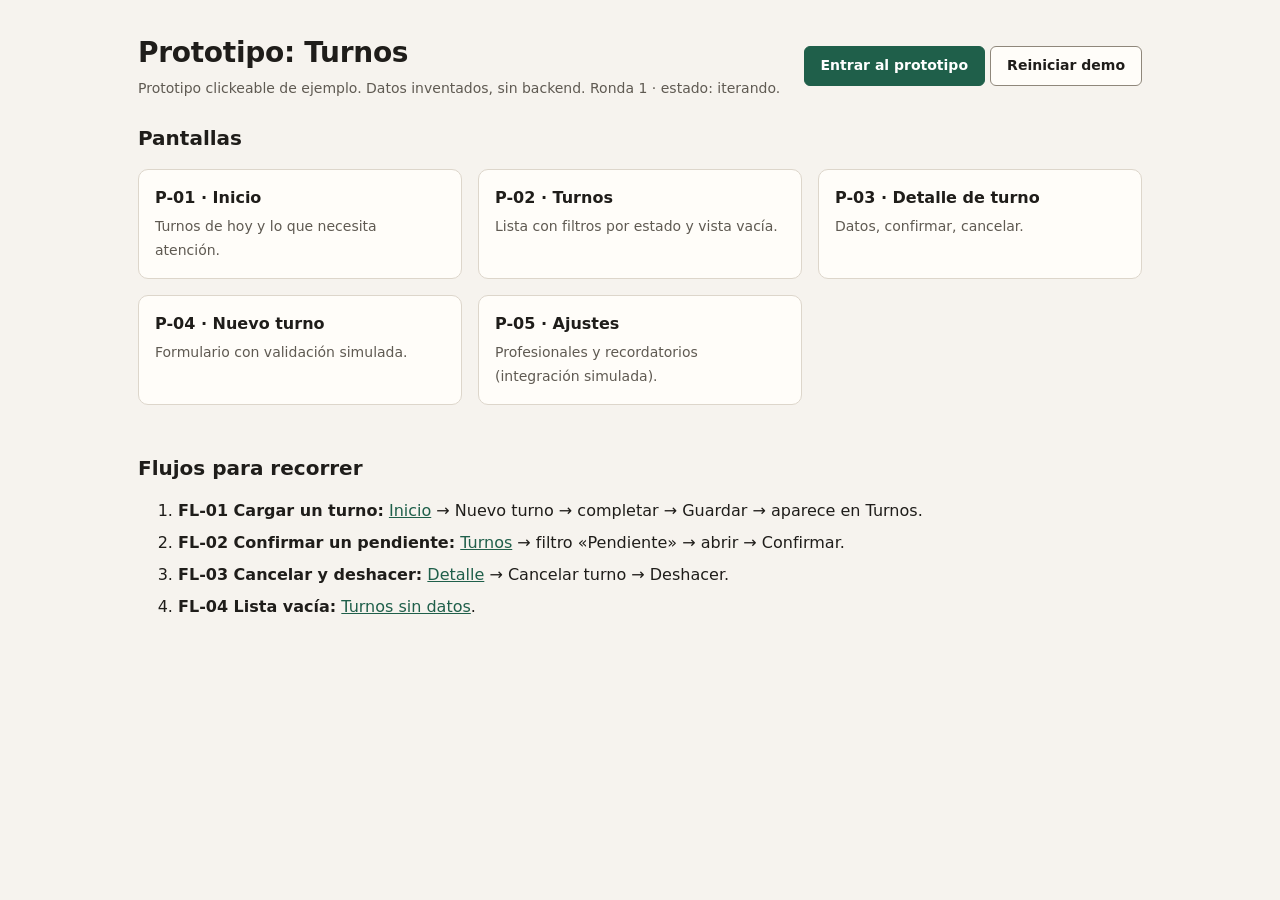
<file: templates/prototipo/index.html>
<!doctype html>
<html lang="es">
<head>
<meta charset="utf-8">
<meta name="viewport" content="width=device-width, initial-scale=1">
<title>Mapa de pantallas — Prototipo</title>
<link rel="stylesheet" href="tokens.css">
<link rel="stylesheet" href="app.css">
<style>
  main { margin: 0 auto; max-width: 1100px; }
  .mapa { display: grid; grid-template-columns: repeat(auto-fill, minmax(240px, 1fr)); gap: var(--s4); padding: 0; list-style: none; }
  .mapa a { display: block; padding: var(--s4); background: var(--surface); border: 1px solid var(--line); border-radius: var(--radius); text-decoration: none; height: 100%; }
  .mapa a:hover { border-color: var(--accent); }
  .mapa b { display: block; margin-bottom: var(--s1); }
  .mapa span { color: var(--muted); font-size: var(--text-sm); }
  .flujos li { margin-bottom: var(--s2); }
  .flujos a { color: var(--accent); }
  section { margin-bottom: var(--s7); }
</style>
</head>
<body>
<main>
  <div class="cabecera">
    <div>
      <h1>Prototipo: Turnos</h1>
      <p class="sub">Prototipo clickeable de ejemplo. Datos inventados, sin backend. Ronda 1 · estado: iterando.</p>
    </div>
    <div>
      <a class="btn primario" href="pantallas/inicio.html">Entrar al prototipo</a>
      <button class="btn" data-reiniciar>Reiniciar demo</button>
    </div>
  </div>

  <section>
    <h2>Pantallas</h2>
    <ul class="mapa">
      <li><a href="pantallas/inicio.html"><b>P-01 · Inicio</b><span>Turnos de hoy y lo que necesita atención.</span></a></li>
      <li><a href="pantallas/turnos.html"><b>P-02 · Turnos</b><span>Lista con filtros por estado y vista vacía.</span></a></li>
      <li><a href="pantallas/turno.html?id=t2"><b>P-03 · Detalle de turno</b><span>Datos, confirmar, cancelar.</span></a></li>
      <li><a href="pantallas/nuevo-turno.html"><b>P-04 · Nuevo turno</b><span>Formulario con validación simulada.</span></a></li>
      <li><a href="pantallas/ajustes.html"><b>P-05 · Ajustes</b><span>Profesionales y recordatorios (integración simulada).</span></a></li>
    </ul>
  </section>

  <section>
    <h2>Flujos para recorrer</h2>
    <ol class="flujos">
      <li><b>FL-01 Cargar un turno:</b> <a href="pantallas/inicio.html">Inicio</a> → Nuevo turno → completar → Guardar → aparece en Turnos.</li>
      <li><b>FL-02 Confirmar un pendiente:</b> <a href="pantallas/turnos.html">Turnos</a> → filtro «Pendiente» → abrir → Confirmar.</li>
      <li><b>FL-03 Cancelar y deshacer:</b> <a href="pantallas/turno.html?id=t1">Detalle</a> → Cancelar turno → Deshacer.</li>
      <li><b>FL-04 Lista vacía:</b> <a href="pantallas/turnos.html?vacio=1">Turnos sin datos</a>.</li>
    </ol>
  </section>
</main>
<script src="datos.js"></script>
<script src="app.js"></script>
</body>
</html>
</file>
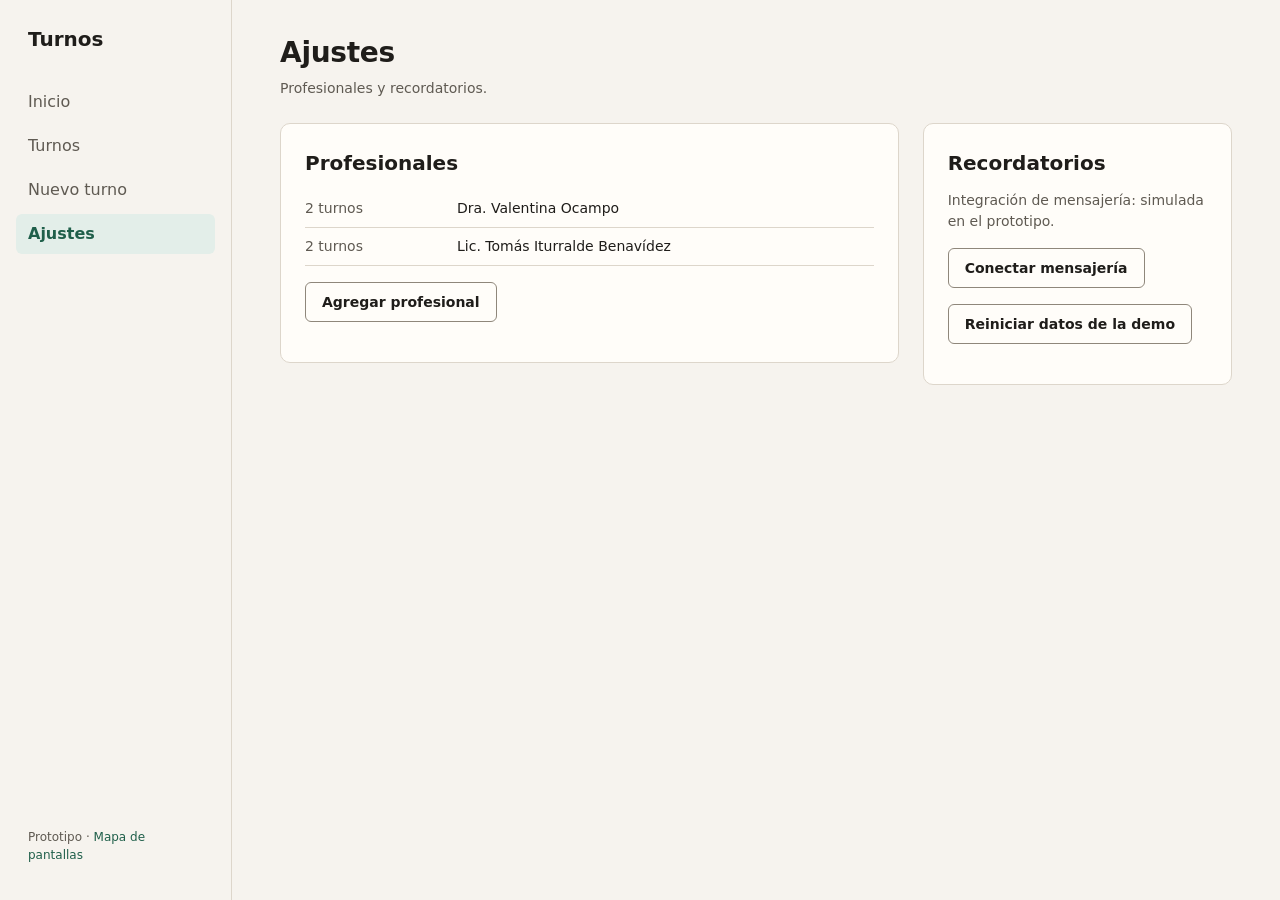
<file: templates/prototipo/pantallas/ajustes.html>
<!doctype html>
<html lang="es">
<head>
<meta charset="utf-8">
<meta name="viewport" content="width=device-width, initial-scale=1">
<title>Ajustes — Turnos (prototipo)</title>
<link rel="stylesheet" href="../tokens.css">
<link rel="stylesheet" href="../app.css">
</head>
<body>
<div class="shell">
  <nav class="nav" aria-label="Principal">
    <div class="marca">Turnos</div>
    <a href="inicio.html">Inicio</a>
    <a href="turnos.html">Turnos</a>
    <a href="nuevo-turno.html">Nuevo turno</a>
    <a href="ajustes.html" aria-current="page">Ajustes</a>
    <div class="pie">Prototipo · <a href="../index.html">Mapa de pantallas</a></div>
  </nav>
  <main>
    <div class="cabecera"><div><h1>Ajustes</h1><p class="sub">Profesionales y recordatorios.</p></div></div>
    <div class="grilla">
      <section class="hoja"><h2>Profesionales</h2><div id="profes"></div>
        <p><button class="btn" data-aviso="En la app real se abre un formulario para sumar un profesional con su agenda.">Agregar profesional</button></p></section>
      <section class="hoja"><h2>Recordatorios</h2>
        <p class="sub">Integración de mensajería: simulada en el prototipo.</p>
        <p><button class="btn" data-aviso="En la app real se conecta el servicio de mensajería elegido en la spec (sección 7).">Conectar mensajería</button></p>
        <p><button class="btn" data-reiniciar>Reiniciar datos de la demo</button></p></section>
    </div>
  </main>
</div>
<script src="../datos.js"></script>
<script src="../app.js"></script>
<script>
  document.getElementById("profes").innerHTML = Proto.datos.profesionales.map(function (p) {
    var n = Proto.datos.turnos.filter(function (t) { return t.profesional === p && t.estado !== "cancelado"; }).length;
    return '<div class="dato"><span>' + n + " turnos</span><span>" + Proto.esc(p) + "</span></div>";
  }).join("");
</script>
</body>
</html>
</file>
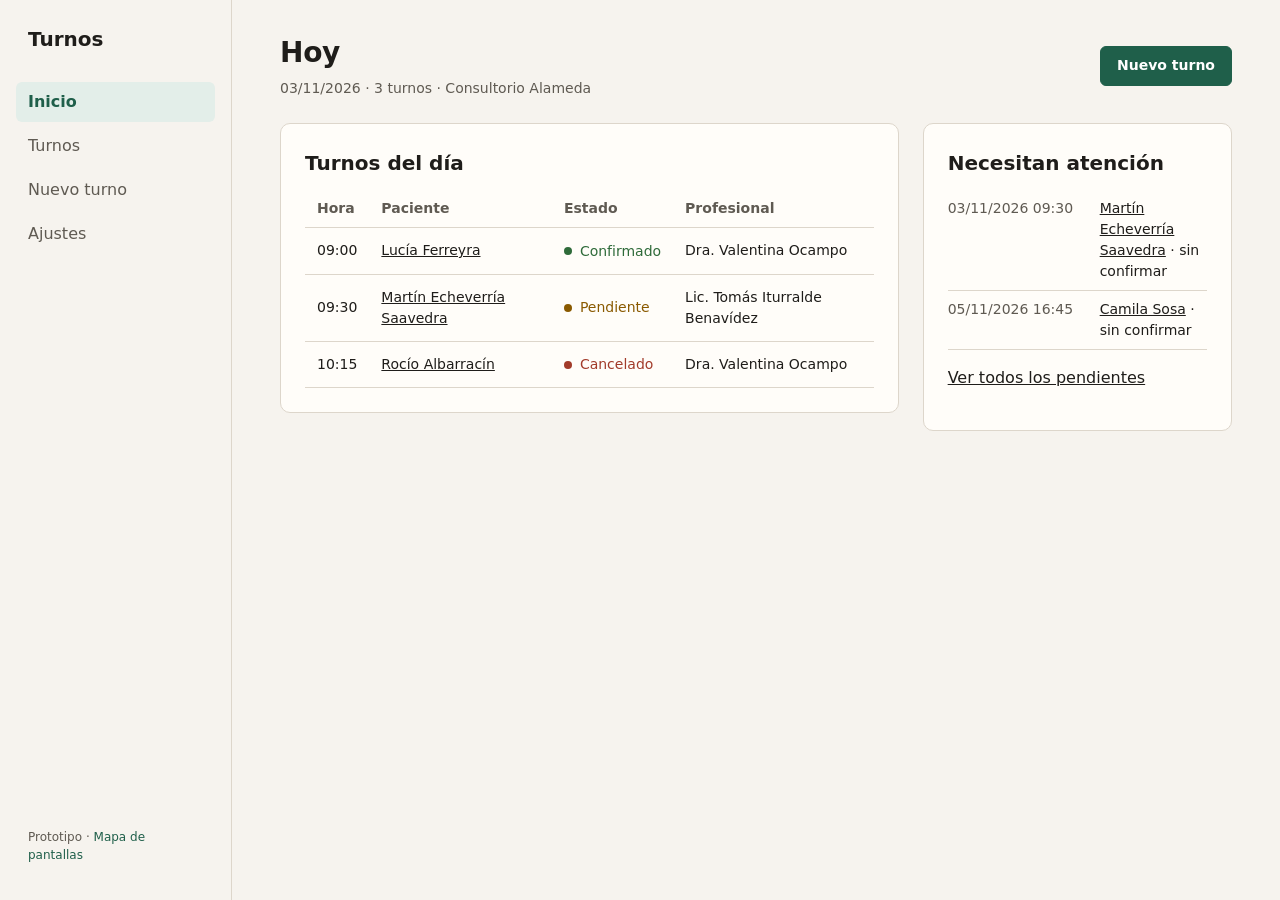
<file: templates/prototipo/pantallas/inicio.html>
<!doctype html>
<html lang="es">
<head>
<meta charset="utf-8">
<meta name="viewport" content="width=device-width, initial-scale=1">
<title>Inicio — Turnos (prototipo)</title>
<link rel="stylesheet" href="../tokens.css">
<link rel="stylesheet" href="../app.css">
</head>
<body>
<div class="shell">
  <nav class="nav" aria-label="Principal">
    <div class="marca">Turnos</div>
    <a href="inicio.html" aria-current="page">Inicio</a>
    <a href="turnos.html">Turnos</a>
    <a href="nuevo-turno.html">Nuevo turno</a>
    <a href="ajustes.html">Ajustes</a>
    <div class="pie">Prototipo · <a href="../index.html">Mapa de pantallas</a></div>
  </nav>
  <main>
    <div class="cabecera">
      <div><h1>Hoy</h1><p class="sub" id="resumen"></p></div>
      <a class="btn primario" href="nuevo-turno.html">Nuevo turno</a>
    </div>
    <div class="grilla">
      <section class="hoja" aria-labelledby="t-hoy">
        <h2 id="t-hoy">Turnos del día</h2>
        <div class="tabla"><table><thead><tr><th>Hora</th><th>Paciente</th><th>Estado</th><th>Profesional</th></tr></thead><tbody id="hoy"></tbody></table></div>
      </section>
      <section class="hoja" aria-labelledby="t-atencion">
        <h2 id="t-atencion">Necesitan atención</h2>
        <div id="atencion"></div>
        <p><a href="turnos.html?estado=pendiente">Ver todos los pendientes</a></p>
      </section>
    </div>
  </main>
</div>
<script src="../datos.js"></script>
<script src="../app.js"></script>
<script>
  var DIA = "2026-11-03"; // día simulado del prototipo
  var hoy = Proto.datos.turnos.filter(function (t) { return t.fecha === DIA; }).sort(function (a, b) { return a.hora < b.hora ? -1 : 1; });
  document.getElementById("resumen").textContent = Proto.fecha(DIA) + " · " + hoy.length + " turnos · " + Proto.datos.negocio;
  document.getElementById("hoy").innerHTML = hoy.map(function (t) {
    return '<tr class="fila-link" onclick="location.href=\'turno.html?id=' + t.id + '\'"><td>' + t.hora + '</td><td><a href="turno.html?id=' + t.id + '">' + Proto.esc(t.paciente) + '</a></td><td>' + Proto.estado(t.estado) + '</td><td>' + Proto.esc(t.profesional) + '</td></tr>';
  }).join("") || '<tr><td colspan="4" class="vacio"><strong>Sin turnos hoy</strong>Cargá uno desde «Nuevo turno».</td></tr>';
  var pend = Proto.datos.turnos.filter(function (t) { return t.estado === "pendiente"; });
  document.getElementById("atencion").innerHTML = pend.length
    ? pend.map(function (t) { return '<div class="dato"><span>' + Proto.fecha(t.fecha) + " " + t.hora + '</span><span><a href="turno.html?id=' + t.id + '">' + Proto.esc(t.paciente) + "</a> · sin confirmar</span></div>"; }).join("")
    : '<p class="sub">Nada pendiente.</p>';
</script>
</body>
</html>
</file>
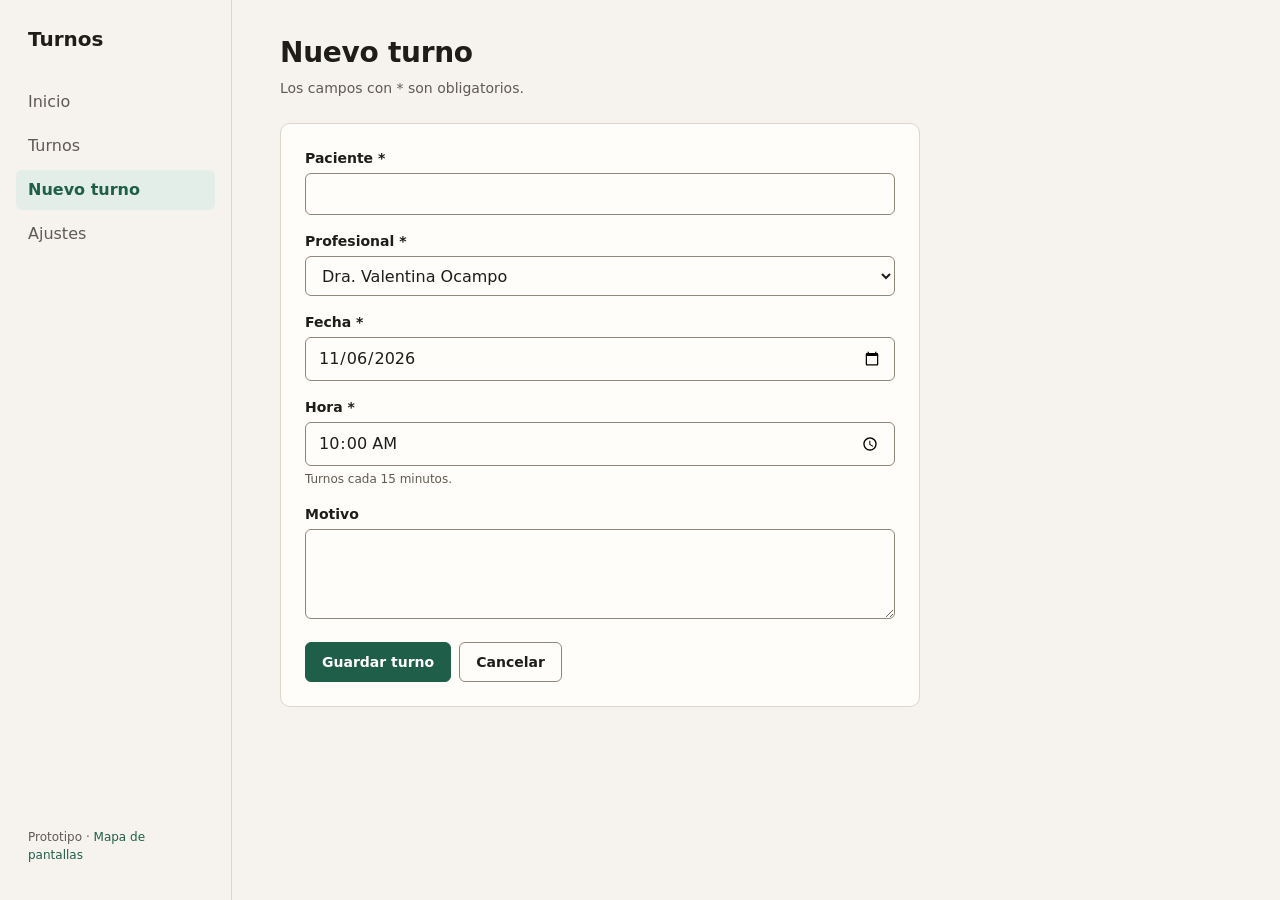
<file: templates/prototipo/pantallas/nuevo-turno.html>
<!doctype html>
<html lang="es">
<head>
<meta charset="utf-8">
<meta name="viewport" content="width=device-width, initial-scale=1">
<title>Nuevo turno — Turnos (prototipo)</title>
<link rel="stylesheet" href="../tokens.css">
<link rel="stylesheet" href="../app.css">
</head>
<body>
<div class="shell">
  <nav class="nav" aria-label="Principal">
    <div class="marca">Turnos</div>
    <a href="inicio.html">Inicio</a>
    <a href="turnos.html">Turnos</a>
    <a href="nuevo-turno.html" aria-current="page">Nuevo turno</a>
    <a href="ajustes.html">Ajustes</a>
    <div class="pie">Prototipo · <a href="../index.html">Mapa de pantallas</a></div>
  </nav>
  <main>
    <div class="cabecera"><div><h1>Nuevo turno</h1><p class="sub">Los campos con * son obligatorios.</p></div></div>
    <form class="hoja" id="form" novalidate style="max-width:640px">
      <div class="campo"><label for="paciente">Paciente *</label><input id="paciente" autocomplete="off"><div class="msg-error" hidden>Escribí el nombre del paciente.</div></div>
      <div class="campo"><label for="profesional">Profesional *</label><select id="profesional"></select></div>
      <div class="campo"><label for="fecha">Fecha *</label><input id="fecha" type="date" value="2026-11-06"><div class="msg-error" hidden>Elegí una fecha.</div></div>
      <div class="campo"><label for="hora">Hora *</label><input id="hora" type="time" value="10:00" step="900"><div class="ayuda">Turnos cada 15 minutos.</div></div>
      <div class="campo"><label for="motivo">Motivo</label><textarea id="motivo" rows="3"></textarea></div>
      <div style="display:flex;gap:8px;flex-wrap:wrap">
        <button class="btn primario" type="submit">Guardar turno</button>
        <a class="btn" href="turnos.html">Cancelar</a>
      </div>
    </form>
  </main>
</div>
<script src="../datos.js"></script>
<script src="../app.js"></script>
<script>
  var sel = document.getElementById("profesional");
  sel.innerHTML = Proto.datos.profesionales.map(function (p) { return "<option>" + Proto.esc(p) + "</option>"; }).join("");
  document.getElementById("form").addEventListener("submit", function (e) {
    e.preventDefault();
    var ok = true;
    ["paciente", "fecha"].forEach(function (id) {
      var el = document.getElementById(id), campo = el.closest(".campo"), vacio = !el.value.trim();
      campo.classList.toggle("error", vacio); campo.querySelector(".msg-error").hidden = !vacio;
      if (vacio && ok) { el.focus(); ok = false; }
    });
    if (!ok) return;
    var id = "t" + Date.now();
    Proto.datos.turnos.push({ id: id, paciente: document.getElementById("paciente").value.trim(), profesional: sel.value,
      fecha: document.getElementById("fecha").value, hora: document.getElementById("hora").value,
      motivo: document.getElementById("motivo").value.trim(), estado: "pendiente" });
    Proto.guardar();
    sessionStorage.setItem("prototipo-aviso", "Turno guardado como pendiente.");
    location.href = "turno.html?id=" + id;
  });
</script>
</body>
</html>
</file>
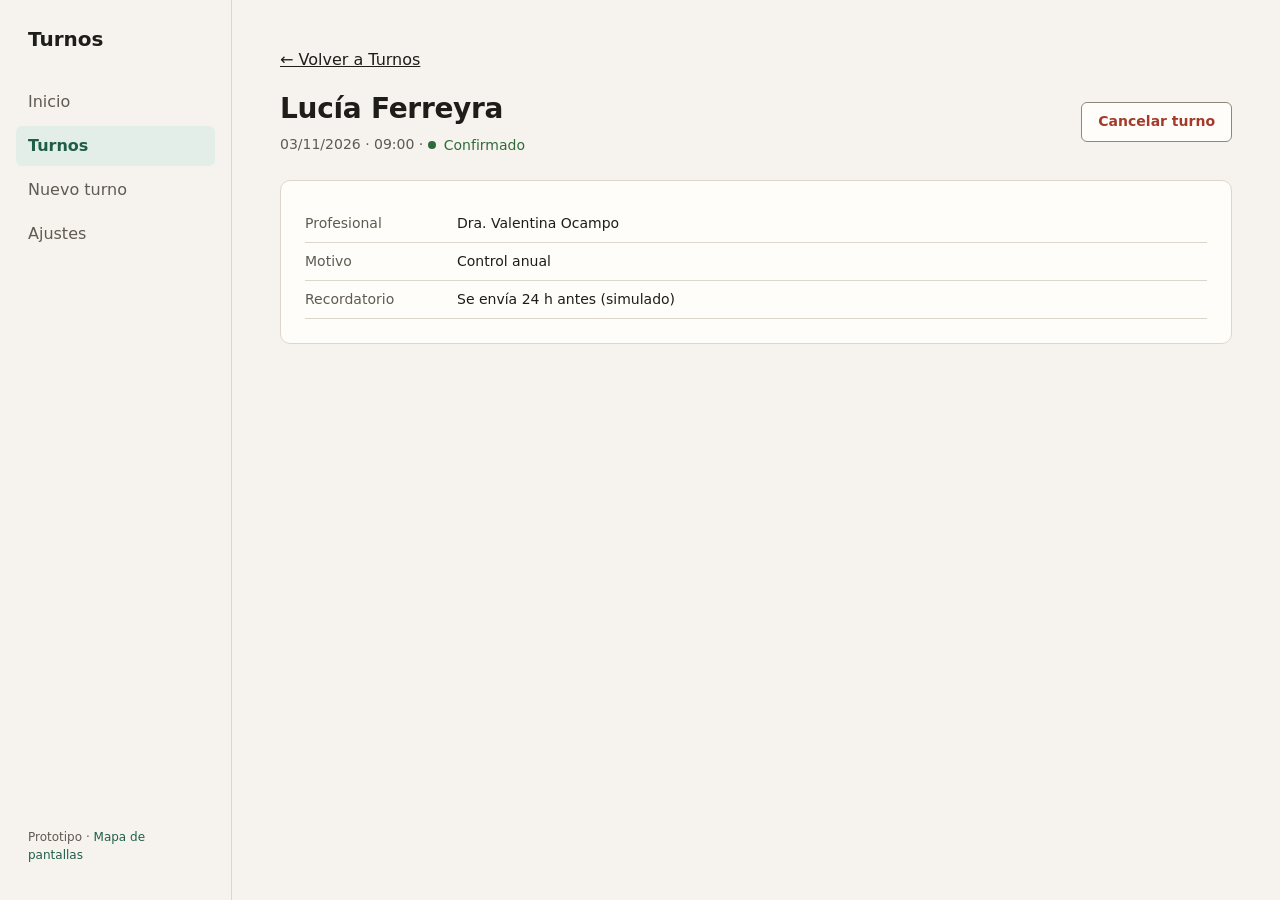
<file: templates/prototipo/pantallas/turno.html>
<!doctype html>
<html lang="es">
<head>
<meta charset="utf-8">
<meta name="viewport" content="width=device-width, initial-scale=1">
<title>Detalle de turno — Turnos (prototipo)</title>
<link rel="stylesheet" href="../tokens.css">
<link rel="stylesheet" href="../app.css">
</head>
<body>
<div class="shell">
  <nav class="nav" aria-label="Principal">
    <div class="marca">Turnos</div>
    <a href="inicio.html">Inicio</a>
    <a href="turnos.html" aria-current="page">Turnos</a>
    <a href="nuevo-turno.html">Nuevo turno</a>
    <a href="ajustes.html">Ajustes</a>
    <div class="pie">Prototipo · <a href="../index.html">Mapa de pantallas</a></div>
  </nav>
  <main>
    <p><a href="turnos.html">← Volver a Turnos</a></p>
    <div class="cabecera">
      <div><h1 id="nombre"></h1><p class="sub" id="cuando"></p></div>
      <div id="acciones"></div>
    </div>
    <section class="hoja" id="ficha"></section>
  </main>
</div>
<script src="../datos.js"></script>
<script src="../app.js"></script>
<script>
  var t = Proto.turno(Proto.param("id") || "t1");
  function pintar() {
    if (!t) { document.getElementById("nombre").textContent = "Turno no encontrado"; document.getElementById("ficha").innerHTML = '<div class="vacio"><strong>Este turno no existe o fue borrado</strong><a href="turnos.html">Volver a la lista</a></div>'; return; }
    document.title = t.paciente + " — Turnos (prototipo)";
    document.getElementById("nombre").textContent = t.paciente;
    document.getElementById("cuando").innerHTML = Proto.fecha(t.fecha) + " · " + t.hora + " · " + Proto.estado(t.estado);
    document.getElementById("ficha").innerHTML =
      '<div class="dato"><span>Profesional</span><span>' + Proto.esc(t.profesional) + "</span></div>" +
      '<div class="dato"><span>Motivo</span><span>' + (Proto.esc(t.motivo) || '<span class="sub">Sin motivo cargado</span>') + "</span></div>" +
      '<div class="dato"><span>Recordatorio</span><span>Se envía 24 h antes (simulado)</span></div>';
    var a = "";
    if (t.estado === "pendiente") a += '<button class="btn primario" id="confirmar">Confirmar</button> ';
    if (t.estado !== "cancelado") a += '<button class="btn peligro" id="cancelar">Cancelar turno</button>';
    else a += '<button class="btn" id="reactivar">Reactivar</button>';
    document.getElementById("acciones").innerHTML = a;
    var c = document.getElementById("confirmar"); if (c) c.onclick = function () { cambiar("confirmado", "Turno confirmado. En la app real se avisa al paciente."); };
    var x = document.getElementById("cancelar"); if (x) x.onclick = function () {
      var antes = t.estado; cambiar("cancelado", "");
      Proto.avisar("Turno cancelado.");
      var av = document.getElementById("aviso"); var d = document.createElement("button");
      d.className = "btn"; d.style.marginLeft = "12px"; d.textContent = "Deshacer";
      d.onclick = function () { cambiar(antes, "Cancelación deshecha."); }; av.appendChild(d);
    };
    var r = document.getElementById("reactivar"); if (r) r.onclick = function () { cambiar("pendiente", "Turno reactivado como pendiente."); };
  }
  function cambiar(estado, msg) { t.estado = estado; Proto.guardar(); pintar(); if (msg) Proto.avisar(msg); }
  pintar();
</script>
</body>
</html>
</file>
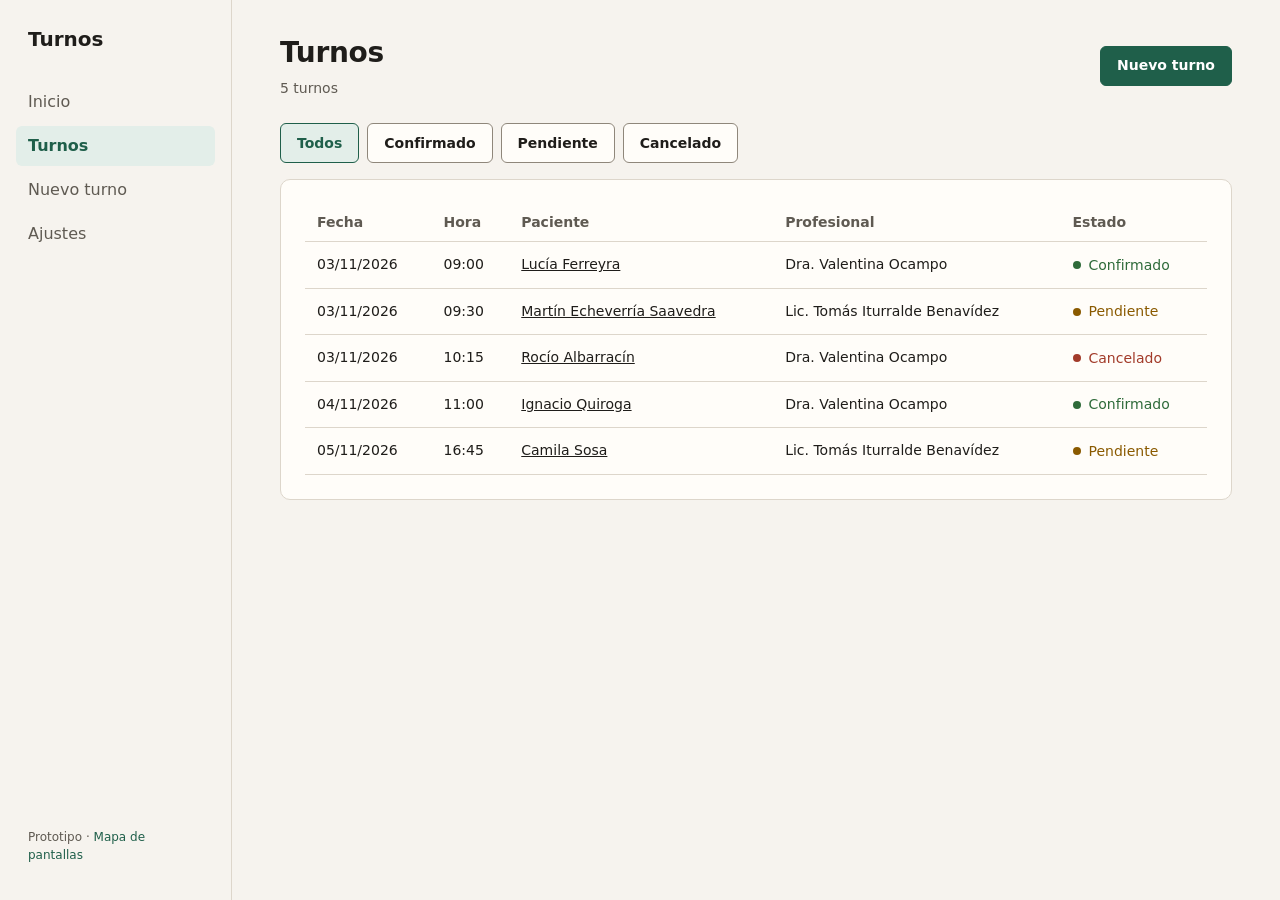
<file: templates/prototipo/pantallas/turnos.html>
<!doctype html>
<html lang="es">
<head>
<meta charset="utf-8">
<meta name="viewport" content="width=device-width, initial-scale=1">
<title>Turnos — Turnos (prototipo)</title>
<link rel="stylesheet" href="../tokens.css">
<link rel="stylesheet" href="../app.css">
</head>
<body>
<div class="shell">
  <nav class="nav" aria-label="Principal">
    <div class="marca">Turnos</div>
    <a href="inicio.html">Inicio</a>
    <a href="turnos.html" aria-current="page">Turnos</a>
    <a href="nuevo-turno.html">Nuevo turno</a>
    <a href="ajustes.html">Ajustes</a>
    <div class="pie">Prototipo · <a href="../index.html">Mapa de pantallas</a></div>
  </nav>
  <main>
    <div class="cabecera">
      <div><h1>Turnos</h1><p class="sub" id="cuenta"></p></div>
      <a class="btn primario" href="nuevo-turno.html">Nuevo turno</a>
    </div>
    <div class="filtros" role="group" aria-label="Filtrar por estado">
      <button class="btn" data-f="todos">Todos</button>
      <button class="btn" data-f="confirmado">Confirmado</button>
      <button class="btn" data-f="pendiente">Pendiente</button>
      <button class="btn" data-f="cancelado">Cancelado</button>
    </div>
    <section class="hoja">
      <div class="tabla"><table><thead><tr><th>Fecha</th><th>Hora</th><th>Paciente</th><th>Profesional</th><th>Estado</th></tr></thead><tbody id="lista"></tbody></table></div>
      <div id="vacio" class="vacio" hidden><strong>Todavía no hay turnos</strong>Cuando cargues el primero, aparece acá. <p><a class="btn primario" href="nuevo-turno.html">Cargar el primer turno</a></p></div>
    </section>
  </main>
</div>
<script src="../datos.js"></script>
<script src="../app.js"></script>
<script>
  var vacio = Proto.param("vacio") === "1";
  var filtro = Proto.param("estado") || "todos";
  function pintar() {
    var lista = vacio ? [] : Proto.datos.turnos.filter(function (t) { return filtro === "todos" || t.estado === filtro; });
    document.querySelectorAll("[data-f]").forEach(function (b) { b.setAttribute("aria-pressed", b.dataset.f === filtro); });
    document.getElementById("cuenta").textContent = lista.length + (lista.length === 1 ? " turno" : " turnos");
    document.getElementById("vacio").hidden = lista.length > 0;
    document.querySelector(".tabla").hidden = lista.length === 0;
    document.getElementById("lista").innerHTML = lista.map(function (t) {
      return '<tr class="fila-link" onclick="location.href=\'turno.html?id=' + t.id + '\'"><td>' + Proto.fecha(t.fecha) + "</td><td>" + t.hora + '</td><td><a href="turno.html?id=' + t.id + '">' + Proto.esc(t.paciente) + "</a></td><td>" + Proto.esc(t.profesional) + "</td><td>" + Proto.estado(t.estado) + "</td></tr>";
    }).join("");
  }
  document.querySelectorAll("[data-f]").forEach(function (b) { b.addEventListener("click", function () { filtro = b.dataset.f; vacio = false; pintar(); }); });
  pintar();
</script>
</body>
</html>
</file>
<file: templates/prototipo/tokens.css>
/* tokens.css — único lugar con colores, tipografía, espacios y radios.
   Estilo por defecto: lienzo (papel claro, tinta, un solo acento).
   Al cambiar de dirección visual se reemplaza SOLO este archivo. */
:root {
  /* Color */
  --bg: #f6f3ee;          /* lienzo */
  --surface: #fffdf9;     /* hoja */
  --surface-2: #efeae2;   /* hover, filas alternas */
  --ink: #1f1d1a;         /* texto principal */
  --muted: #5f5a52;       /* texto secundario (contraste AA sobre --bg y --surface) */
  --line: #ddd6cb;        /* divisores */
  --line-strong: #8f877b; /* bordes de campos (≥ 3:1) */
  --accent: #1f5f4a;      /* único acento */
  --accent-ink: #ffffff;
  --accent-soft: #e3eee9;
  --ok: #2f6b3a;
  --warn: #8a5a00;
  --danger: #a23b2a;

  /* Tipografía */
  --font: "Inter", system-ui, -apple-system, "Segoe UI", Roboto, sans-serif;
  --text-xs: 12px;
  --text-sm: 14px;
  --text-md: 16px;
  --text-lg: 20px;
  --text-xl: 28px;
  --weight-regular: 400;
  --weight-medium: 550;
  --weight-bold: 680;

  /* Espacios (escala de 4) */
  --s1: 4px; --s2: 8px; --s3: 12px; --s4: 16px; --s5: 24px; --s6: 32px; --s7: 48px;

  /* Forma */
  --radius: 10px;
  --radius-sm: 6px;
  --control-h: 40px;
  --sidebar-w: 232px;
  --focus: 0 0 0 3px #1f5f4a55;
}
</file>
<file: templates/prototipo/app.css>
/* app.css — componentes compartidos. Solo usa variables de tokens.css. */
* { box-sizing: border-box; }
html, body { margin: 0; }
body { background: var(--bg); color: var(--ink); font: var(--weight-regular) var(--text-md)/1.5 var(--font); }
a { color: inherit; }
:focus-visible { outline: none; box-shadow: var(--focus); border-radius: var(--radius-sm); }

.shell { display: grid; grid-template-columns: var(--sidebar-w) 1fr; min-height: 100vh; }
.nav { padding: var(--s5) var(--s4); border-right: 1px solid var(--line); display: flex; flex-direction: column; gap: var(--s1); }
.nav .marca { font-weight: var(--weight-bold); font-size: var(--text-lg); padding: 0 var(--s3) var(--s5); }
.nav a { display: flex; align-items: center; min-height: 40px; padding: 0 var(--s3); border-radius: var(--radius-sm); text-decoration: none; color: var(--muted); }
.nav a:hover { background: var(--surface-2); color: var(--ink); }
.nav a[aria-current="page"] { background: var(--accent-soft); color: var(--accent); font-weight: var(--weight-medium); }
.nav .pie { margin-top: auto; font-size: var(--text-xs); color: var(--muted); padding: var(--s3); }

main { padding: var(--s6) var(--s7); max-width: 1400px; width: 100%; }
.cabecera { display: flex; align-items: center; justify-content: space-between; gap: var(--s4); margin-bottom: var(--s5); flex-wrap: wrap; }
h1 { font-size: var(--text-xl); font-weight: var(--weight-bold); margin: 0; letter-spacing: -0.01em; }
h2 { font-size: var(--text-lg); font-weight: var(--weight-medium); margin: 0 0 var(--s3); }
.sub { color: var(--muted); font-size: var(--text-sm); margin: var(--s1) 0 0; }

.btn { display: inline-flex; align-items: center; justify-content: center; gap: var(--s2); height: var(--control-h); padding: 0 var(--s4); border-radius: var(--radius-sm); border: 1px solid var(--line-strong); background: var(--surface); color: var(--ink); font: inherit; font-size: var(--text-sm); font-weight: var(--weight-medium); cursor: pointer; text-decoration: none; }
.btn:hover { background: var(--surface-2); }
.btn.primario { background: var(--accent); border-color: var(--accent); color: var(--accent-ink); }
.btn.primario:hover { filter: brightness(1.08); }
.btn.peligro { color: var(--danger); }

.hoja { background: var(--surface); border: 1px solid var(--line); border-radius: var(--radius); padding: var(--s5); }
.grilla { display: grid; grid-template-columns: 2fr 1fr; gap: var(--s5); align-items: start; }

table { width: 100%; border-collapse: collapse; font-size: var(--text-sm); font-variant-numeric: tabular-nums; }
th { text-align: left; color: var(--muted); font-weight: var(--weight-medium); padding: var(--s2) var(--s3); border-bottom: 1px solid var(--line); }
td { padding: var(--s3); border-bottom: 1px solid var(--line); }
tr.fila-link { cursor: pointer; }
tr.fila-link:hover td { background: var(--surface-2); }

.estado { display: inline-flex; align-items: center; gap: var(--s2); font-size: var(--text-sm); }
.estado::before { content: ""; width: 8px; height: 8px; border-radius: 50%; background: currentColor; }
.estado.confirmado { color: var(--ok); }
.estado.pendiente { color: var(--warn); }
.estado.cancelado { color: var(--danger); }

.filtros { display: flex; gap: var(--s2); flex-wrap: wrap; margin-bottom: var(--s4); }
.filtros button[aria-pressed="true"] { background: var(--accent-soft); border-color: var(--accent); color: var(--accent); }

label { display: block; font-size: var(--text-sm); font-weight: var(--weight-medium); margin-bottom: var(--s1); }
input, select, textarea { width: 100%; min-height: var(--control-h); padding: var(--s2) var(--s3); border: 1px solid var(--line-strong); border-radius: var(--radius-sm); background: var(--surface); font: inherit; color: var(--ink); }
.campo { margin-bottom: var(--s4); }
.campo .ayuda { font-size: var(--text-xs); color: var(--muted); margin-top: var(--s1); }
.campo.error input, .campo.error select { border-color: var(--danger); }
.campo .msg-error { font-size: var(--text-sm); color: var(--danger); margin-top: var(--s1); }

.vacio { text-align: center; padding: var(--s7) var(--s5); color: var(--muted); }
.vacio strong { display: block; color: var(--ink); font-size: var(--text-lg); margin-bottom: var(--s2); }

.dato { display: grid; grid-template-columns: 140px 1fr; gap: var(--s3); padding: var(--s2) 0; border-bottom: 1px solid var(--line); font-size: var(--text-sm); }
.dato span:first-child { color: var(--muted); }

.aviso { position: fixed; right: var(--s5); bottom: var(--s5); background: var(--ink); color: var(--surface); padding: var(--s3) var(--s4); border-radius: var(--radius-sm); font-size: var(--text-sm); max-width: 360px; }
.aviso[hidden] { display: none; }

.barra-prototipo { position: fixed; left: var(--s4); bottom: var(--s4); width: calc(var(--sidebar-w) - 2 * var(--s4)); font-size: var(--text-xs); color: var(--muted); }
.barra-prototipo a { color: var(--accent); }

@media (max-width: 760px) {
  .shell { grid-template-columns: 1fr; }
  .nav { flex-direction: row; overflow-x: auto; border-right: 0; border-bottom: 1px solid var(--line); padding: var(--s2); }
  .nav .marca, .nav .pie { display: none; }
  main { padding: var(--s5) var(--s4) var(--s7); }
  .grilla { grid-template-columns: 1fr; }
  .barra-prototipo { position: static; width: auto; padding: var(--s4); }
  table th:nth-child(4), table td:nth-child(4) { display: none; }
}

/* Ajustes de robustez */
main { min-width: 0; }
.tabla { overflow-x: auto; }
.nav .pie a { display: inline; min-height: 0; padding: 0; color: var(--accent); }
@media (max-width: 760px) {
  .nav { align-items: center; }
  .nav a { flex: 0 0 auto; }
  table td:nth-child(1) { white-space: nowrap; }
  th, td { padding: var(--s2) 6px; }
}
</file>
